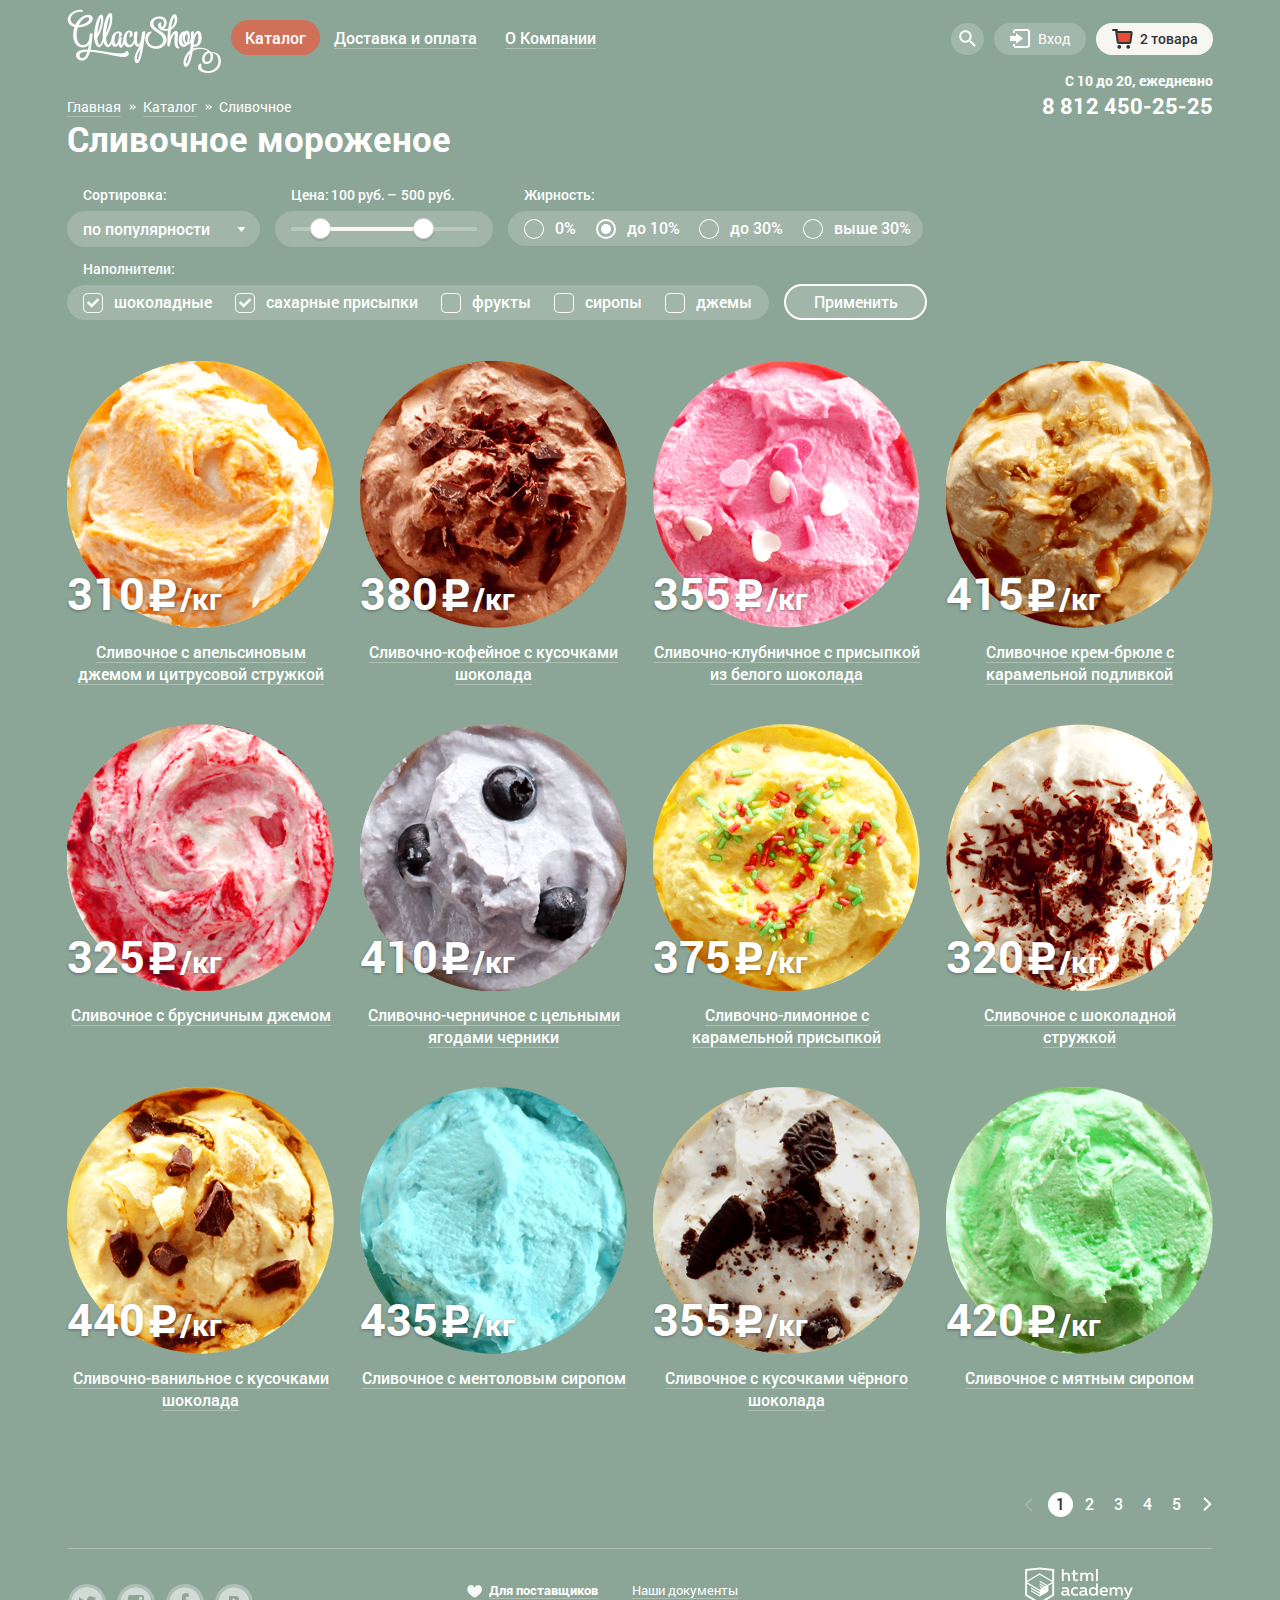
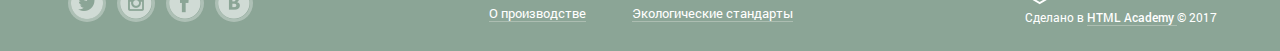
<file: catalog.html>
<!DOCTYPE html>
<html lang="ru">
	<head>
		<meta charset="utf-8">
		<title>Gllacy: Каталог</title>
		<link href="css/normalize.css" rel="stylesheet">
		<link href="css/main.css" rel="stylesheet">
		<link href="js/nouislider/nouislider.min.css" rel="stylesheet">
	</head>
	<body>
		<div class="page" id="catalog-page">
			<header class="page-header">
				<div class="center">
					<div class="header">
						<div class="header-logo">
							<a href="index.html">
								<img src="img/logo.png" width="154" height="64" alt="shop-logo">
							</a>
						</div>
			
						<ul class="header-nav">
							<li class="header-nav-item current-nav-link">
								<a class="current-link" href="#">Каталог</a>
								<ul class="header-dropdown">
									<li class="header-dropdown-item">
										<a href="#">Новинки</a>
									</li>
									<li class="header-dropdown-item current-link">
										<a href="catalog.html" target="_blank">Сливочное</a>
									</li>
									<li class="header-dropdown-item">
										<a href="#">Щербеты</a>
									</li>
									<li class="header-dropdown-item">
										<a href="#">Фруктовый лед</a>
									</li>
									<li class="header-dropdown-item">
										<a href="#">Мелорин</a>
									</li>
								</ul>
							</li>
							<li class="header-nav-item">
								<a href="#">Доставка и оплата</a>
							</li>
							<li class="header-nav-item">
								<a href="#">О Компании</a>
							</li>
						</ul>
			
						<ul class="header-btn-block">
							<li class="header-btn-item"> 
								<div class="header-btn search">
									<form class="all-form header-search-form" action="#" method="get">
										<div class="form-block">
											<input class="all-input" name="search" id="search-field" placeholder="Что ищем?">
											<label>Что ищем?</label>
										</div>
									</form>
								</div>
							</li>
							<li class="header-btn-item">
								<div class="header-btn enter">Вход
									<form class="all-form header-enter-form" action="#" method="post">
										<div class="form-block">
											<input class="all-input" type="email" name="email" id="email-field" placeholder="Электронная почта">
											<label>Электронная почта</label>
										</div>
										<div class="form-block">
											<input class="all-input" type="password" name="password" placeholder="Пароль">
											<label>Пароль</label>
										</div>
										<div class="header-enter-bottom">
											<button class="all-btn enter-btn" type="submit" name="submit">Войти</button>	
											<div class="header-enter-links">
												<a class="all-links" href="#">Забыли пароль?</a>
												<a class="all-links" href="#">Новая регистрация</a>
											</div>
										</div>
									</form>
								</div>
							</li>
							<li class="header-btn-item">
								<div class="header-btn cart-with-ice"><span class="number-of-goods">2</span> <span class="goods-word">товара</span>
									<form class="all-form header-cart-form" action="#" method="post">
										<div class="header-cart-list">
											<div class="column col-1"></div>
											<div class="column col-2"></div>
											<div class="column col-3"></div>
											<div class="column col-4"></div>
											
											<ul class="header-cart-item">
												<li class="cell-1">
													<img src="img/ice1-in-cart.png" width="33" height="33" alt="ice1">
												</li>
												<li> 
													<p>Пломбир с апельсиновым джемом</p>
												</li>
												<li>
													<p>1,5 кг х <span class="price-per-kg">200 руб.</span></p>
												</li>
												<li>
													<p><span class="price-per-item">300 руб.</span></p>
												</li>									
											</ul>
											
											<ul class="header-cart-item">
												<li class="cell-1">
													<img src="img/ice2-in-cart.png" width="33" height="33" alt="ice2">
												</li>
												<li>
													<p>Клубничный пломбир с присыпкой из белого шоколада</p>
												</li>
												<li>
													<p>1,5 кг х <span class="price-per-kg">300 руб.</span></p>
												</li>
												<li>
													<p><span class="price-per-item">450 руб.</span></p>
												</li>									
											</ul>
										</div>
										<div class="cart-total">Итого: <span class="total-price">750 руб.</span></div>
										<button class="all-btn" type="submit">Оформить заказ</button>
									</form>
								</div>
							</li>
						</ul>
				
						<div class="header-time-phone">
							<p>С 10 до 20, ежедневно</p>
							<a  class="all-links" href="tel:88124502525"><b>8 812 450-25-25</b></a>
						</div>
					</div>
				</div>
			</header>
			
			<main class="page-content">
				<div class="center">
					<div class="breadcrumbs-nav">
						<ul class="breadcrumbs">
							<li>
								<a class="all-links" href="index.html">Главная</a>
							</li>
							<li>
								<a class="all-links" href="#">Каталог</a>
							</li>
							<li>
								<a>Сливочное</a>
							</li>
						</ul>
					</div>
				</div>
			
				<div class="center">
					<section class="catalog">
						<h2>Сливочное мороженое</h2>
					
						<form class="user-block" action="#" method="get">
							<div class="sort user-block-item">
								<span class="user-block-span">Сортировка:</span>
								<select class="sort-select user-block-field" name="sort">
									<option value="popular-first">по популярности</option>
									<option value="chip-first">сначала недорогие</option>
									<option value="expensive-first">сначала дорогие</option>
									<option value="fat-first">по жирности</option>
								</select>
							</div>
			
							<div class="price user-block-item">
								<div class="user-block-span">Цена:
									<output id="win1"></output>
									<span class="span-dash">&ndash;</span> 
									<output id="win2"></output>
								</div>
								<div class="user-block-field">
									<div id="range-slider"></div>
								</div>
							</div>
						
							<div class="radio user-block-item">
								<span class="user-block-span">Жирность:</span>
								<input type="radio" name="radio" id="radio1">
								<input type="radio" name="radio" id="radio2" checked>
								<input type="radio" name="radio" id="radio3">
								<input type="radio" name="radio" id="radio4">
								<div class="radio-controls user-block-field">
									<label for="radio1">0%</label>
									<label for="radio2">до 10%</label>
									<label for="radio3">до 30%</label>
									<label for="radio4">выше 30%</label>
								</div>
							</div>

							<div class="checkbox user-block-item">
								<span class="user-block-span">Наполнители:</span>
								<input type="checkbox" name="checkbox1" id="checkbox-toggle-1" checked>
								<input type="checkbox" name="checkbox2" id="checkbox-toggle-2" checked>
								<input type="checkbox" name="checkbox3" id="checkbox-toggle-3">
								<input type="checkbox" name="checkbox4" id="checkbox-toggle-4">
								<input type="checkbox" name="checkbox5" id="checkbox-toggle-5">
								<div class="checkbox-controls user-block-field">
									<label for="checkbox-toggle-1">шоколадные</label>
									<label for="checkbox-toggle-2">сахарные присыпки</label>
									<label for="checkbox-toggle-3">фрукты</label>
									<label for="checkbox-toggle-4">сиропы</label>
									<label for="checkbox-toggle-5">джемы</label>
								</div>
							</div>
						
							<div class="user-block-item">
								<button class="user-submit-btn all-btn" type="submit" name="apply">Применить</button>
							</div>
						</form>
				
						<div class="catalog-ice">
							<div class="catalog-item">
								<div class="item-mask">
									<a class="all-btn mask-btn" href="#">Быстрый просмотр</a>
								</div>
								<img src="img/catalog/orange-ice.png" width="267" height="267" alt="товар из каталога">
								<div class="catalog-item-price">310<span>/кг</span></div>
								<a class="all-links" href="#">Сливочное с апельсиновым<br> джемом и цитрусовой стружкой</a>
							</div>

							<div class="catalog-item">
								<div class="item-mask">
									<a class="all-btn mask-btn" href="#">Быстрый просмотр</a>
								</div>
								<img src="img/catalog/choc-ice.png" width="267" height="267" alt="товар из каталога">
								<div class="catalog-item-price">380<span>/кг</span></div>
								<a class="all-links" href="#">Сливочно-кофейное с кусочками шоколада</a>
							</div>
	
							<div class="catalog-item">
								<div class="item-mask">
									<a class="all-btn mask-btn" href="#">Быстрый просмотр</a>
								</div>
								<img src="img/catalog/strawb-ice.png" width="267" height="267" alt="товар из каталога">
								<div class="catalog-item-price">355<span>/кг</span></div>
								<a class="all-links" href="#">Сливочно-клубничное с присыпкой из белого шоколада</a>
							</div>
				
							<div class="catalog-item">
								<div class="item-mask">
									<a class="all-btn mask-btn" href="#">Быстрый просмотр</a>
								</div>
								<img src="img/catalog/caramel-ice.png" width="267" height="267" alt="товар из каталога">
								<div class="catalog-item-price">415<span>/кг</span></div>
								<a class="all-links" href="#">Сливочное крем-брюле c<br> карамельной подливкой</a>
							</div>
						
							<div class="catalog-item">
								<div class="item-mask">
									<a class="all-btn mask-btn" href="#">Быстрый просмотр</a>
								</div>
								<img src="img/catalog/lingonberry-ice.png" width="267" height="267" alt="товар из каталога">
								<div class="catalog-item-price">325<span>/кг</span></div>
								<a class="all-links" href="#">Сливочное с брусничным джемом</a>
							</div>
		
							<div class="catalog-item">
								<div class="item-mask">
									<a class="all-btn mask-btn" href="#">Быстрый просмотр</a>
								</div>
								<img src="img/catalog/blueberry-ice.png" width="267" height="267" alt="товар из каталога">
								<div class="catalog-item-price">410<span>/кг</span></div>
								<a class="all-links" href="#">Сливочно-черничное с цельными ягодами черники</a>
							</div>
		
							<div class="catalog-item">
								<div class="item-mask">
									<a class="all-btn mask-btn" href="#">Быстрый просмотр</a>
								</div>
								<img src="img/catalog/lemon-ice.png" width="267" height="267" alt="товар из каталога">
								<div class="catalog-item-price">375<span>/кг</span></div>
								<a class="all-links" href="#">Сливочно-лимонное с карамельной присыпкой</a>
							</div>
		
							<div class="catalog-item">
								<div class="item-mask">
									<a class="all-btn mask-btn" href="#">Быстрый просмотр</a>
								</div>
								<img src="img/catalog/choc-flakes-ice.png" width="267" height="267" alt="товар из каталога">
								<div class="catalog-item-price">320<span>/кг</span></div>
								<a class="all-links" href="#">Сливочное с шоколадной стружкой</a>
							</div>
							
							<div class="catalog-item">
								<div class="item-mask">
									<a class="all-btn mask-btn" href="#">Быстрый просмотр</a>
								</div>
								<img src="img/catalog/vanilla-ice.png" width="267" height="267" alt="товар из каталога">
								<div class="catalog-item-price">440<span>/кг</span></div>
								<a class="all-links" href="#">Сливочно-ванильное с кусочками шоколада</a>
							</div>
				
							<div class="catalog-item">
								<div class="item-mask">
									<a class="all-btn mask-btn" href="#">Быстрый просмотр</a>
								</div>
								<img src="img/catalog/menthol-ice.png" width="267" height="267" alt="товар из каталога">
								<div class="catalog-item-price">435<span>/кг</span></div>
								<a class="all-links" href="#">Сливочное с ментоловым сиропом</a>
							</div>
				
							<div class="catalog-item">
								<div class="item-mask">
									<a class="all-btn mask-btn" href="#">Быстрый просмотр</a>
								</div>
								<img src="img/catalog/black-choc-ice.png" width="267" height="267" alt="товар из каталога">
								<div class="catalog-item-price">355<span>/кг</span></div>
								<a class="all-links" href="#">Сливочное с кусочками чёрного шоколада</a>
							</div>
			
							<div class="catalog-item">
								<div class="item-mask">
									<a class="all-btn mask-btn" href="#">Быстрый просмотр</a>
								</div>
								<img src="img/catalog/mint-ice.png" width="267" height="267" alt="товар из каталога">
								<div class="catalog-item-price">420<span>/кг</span></div>
								<a class="all-links" href="#">Сливочное с мятным сиропом</a>
							</div>
						</div>

						<div class="paginator">
							<div class="prev paginator-disabled"></div>
							<a class="first-page paginator-current" href="https://vk.com" target="_blank">1</a>
							<a href="https://vk.com" target="_blank">2</a>
							<a href="https://vk.com" target="_blank">3</a>
							<a href="https://vk.com" target="_blank">4</a>
							<a class="last-page" href="https://vk.com" target="_blank">5</a>
							<div class="next"></div>
						</div>
					</section>
				</div>
			</main>

			<footer class="page-footer">
				<div class="center">
					<div class="footer footer-hr">
						<div class="footer-social">
							<a class="footer-btn tw" href="#"></a>
							<a class="footer-btn insta" href="#"></a>
							<a class="footer-btn fb" href="#"></a> 
							<a class="footer-btn vk" href="#"></a>
						</div>
			
						<ul class="footer-partners">
							<li>
								<a class="all-links" href="#"><b>Для поставщиков</b></a>
							</li>
							<li>
								<a class="all-links" href="#">Наши документы</a>
							</li>
							<li>
								<a class="all-links" href="#">О производстве</a>
							</li>
							<li>
								<a class="all-links" href="#">Экологические стандарты</a>
							</li>
						</ul>
							
						<div class="footer-copyrights">
							<div class="footer-logo">
								<a href="https://htmlacademy.ru/intensive/htmlcss" target="_blank">
									<img src="img/footer-logo.png" width="108" height="38" alt="HTML Academy logo">
								</a>
							</div>
							<p class="footer-copyrights-paragraph">Сделано в <a class="all-links" href="https://htmlacademy.ru/intensive/htmlcss">HTML Academy </a> &#169; 2017</p>
						</div>
					</div>
				</div>
			</footer>
		</div>
		<script src="js/nouislider/nouislider.min.js"></script>
		<script src="js/script.js"></script>
	</body>
</html>
</file>
<file: css/main.css>
@import url(style1.css);
@import url(style2.css);
@import url(style3.css);
@import url(style4.css);
@import url(style5.css);
@import url(style6.css);
</file>
<file: js/nouislider/nouislider.min.css>
/*! nouislider - 10.0.0 - 2017-05-28 14:52:48 */

.noUi-target,.noUi-target *{
	-webkit-touch-callout: none;
	-webkit-tap-highlight-color: transparent;
	-webkit-user-select: none;
	-ms-touch-action: none;
	touch-action: none;
	-ms-user-select: none;
	-moz-user-select: none;
	user-select: none;
	-moz-box-sizing: border-box;
	box-sizing: border-box;
}

.noUi-target {
	position: relative;
	direction: ltr;
}
.noUi-base {
	width: 96%;
	height: 100%;
	position: relative;
	z-index: 1;
}

.noUi-connect {
	position: absolute;
	right: 0;
	top: 0;
	left: 0;
	bottom: 0;
}

.noUi-origin {
	position: absolute;
	height: 0;
	width: 0;
}

.noUi-handle {
	position: relative;
	z-index: 1;
}

.noUi-state-tap .noUi-connect,
.noUi-state-tap .noUi-origin {
	-webkit-transition: top .3s,right .3s,bottom .3s,left .3s;
	transition: top .3s,right .3s,bottom .3s,left .3s;
}

.noUi-state-drag * {
	cursor: inherit !important;
}

.noUi-base,
.noUi-handle {
	-webkit-transform: translate3d(0,0,0);
	transform: translate3d(0,0,0);
}

.noUi-horizontal {
	height: 4px;
}
	
.noUi-horizontal .noUi-handle {
	width: 21px;
	height: 21px;
	left: -7px;
	top: -9px;
	border-radius: 50%;
	cursor: pointer;
	outline: none;
	box-shadow: 0px 2px 2px 0px rgba(0, 0, 0, 0.1);
}

/*.noUi-vertical {
	width: 18px;
}*/

/*.noUi-vertical .noUi-handle {
	width: 28px;
	height: 34px;
	left: -6px;
	top: -17px;
}*/

.noUi-target {
	background: rgba(209, 218, 211, 0.5);
}

.noUi-connect {
	background: rgb(248, 247, 244);
	-webkit-transition: background 450ms;
	transition: background 450ms;
}

.noUi-draggable {
	cursor: ew-resize;
}

.noUi-vertical .noUi-draggable {
	cursor: ns-resize;
}

.noUi-handle {
	border: 1px solid #D9D9D9;
	border-radius: 3px;
	background: #FFF;
	cursor: default;
	box-shadow: inset 0 0 1px #FFF,inset 0 1px 7px #EBEBEB,0 3px 6px -3px #BBB;
}

/*.noUi-active {
	box-shadow: inset 0 0 1px #FFF,inset 0 1px 7px #DDD,0 3px 6px -3px #BBB;
}*/

/*.noUi-handle:after,
.noUi-handle:before {
	content:"";
	display:block;
	position:absolute;
	height:14px;
	width:1px;
	background:#E8E7E6;
	left:14px;
	top:6px;
}
*/
/*
.noUi-handle:after {
	left:17px;
}
*/

/*.noUi-vertical .noUi-handle:after,
.noUi-vertical .noUi-handle:before {
	width: 14px;
	height: 1px;
	left: 6px;
	top: 14px;
}

.noUi-vertical .noUi-handle:after {
	top: 17px;
}
*/

[disabled] .noUi-connect{
	background: #B8B8B8;
}

[disabled] .noUi-handle,
[disabled].noUi-handle,
[disabled].noUi-target {
	cursor: not-allowed;
}

.noUi-pips,
.noUi-pips * {
	-moz-box-sizing: border-box;
	box-sizing: border-box;
}

.noUi-pips {
	position: absolute;
	color: #999;
}

.noUi-value {
	position: absolute;
	white-space: nowrap;
	text-align: center;
}

.noUi-value-sub {
	color: #ccc;
	font-size: 10px;
}

.noUi-marker {
	position: absolute;
	background: #CCC;
}

.noUi-marker-large,
.noUi-marker-sub {
	background: #AAA;
}

.noUi-pips-horizontal {
	padding: 10px 0;
	height: 80px;
	top: 100%;
	left: 0;
	width: 100%;
}

.noUi-value-horizontal {
	-webkit-transform: translate3d(-50%,50%,0);
	transform: translate3d(-50%,50%,0);
}

.noUi-marker-horizontal.noUi-marker {
	margin-left: -1px;
	width: 2px;
	height: 5px;
}

.noUi-marker-horizontal.noUi-marker-sub {
	height: 10px;
}

.noUi-marker-horizontal.noUi-marker-large {
	height: 15px;
}

.noUi-pips-vertical {
	padding: 0 10px;
	height: 100%;
	top: 0;
	left: 100%;
}

.noUi-value-vertical {
	-webkit-transform: translate3d(0,50%,0);
	transform: translate3d(0,50%,0);
	padding-left: 25px;
}

.noUi-marker-vertical.noUi-marker {
	width: 5px;
	height: 2px;
	margin-top: -1px;
}

.noUi-marker-vertical.noUi-marker-sub {
	width: 10px;
}

.noUi-marker-vertical.noUi-marker-large {
	width: 15px;
}

.noUi-tooltip {
	display: block;
	position: absolute;
	border: 1px solid #D9D9D9;
	border-radius: 3px;
	background: #fff;
	color: #000;
	padding: 5px;
	text-align: center;
	white-space: nowrap;
}

.noUi-horizontal .noUi-tooltip {
	-webkit-transform: translate(-50%,0);
	transform: translate(-50%,0);
	left: 50%;
	bottom: 120%;
}

.noUi-vertical .noUi-tooltip {
	-webkit-transform: translate(0,-50%);
	transform: translate(0,-50%);
	top: 50%;
	right: 120%;
}

.Круглый_маркер {
  border-radius: 50%;
  background-color: rgb(248, 247, 244);
  box-shadow: 0px 2px 2px 0px rgba(0, 0, 0, 0.1);
  position: absolute;
  left: 367px;
  top: 215px;
  width: 21px;
  height: 22px;
  z-index: 139;
}
</file>
